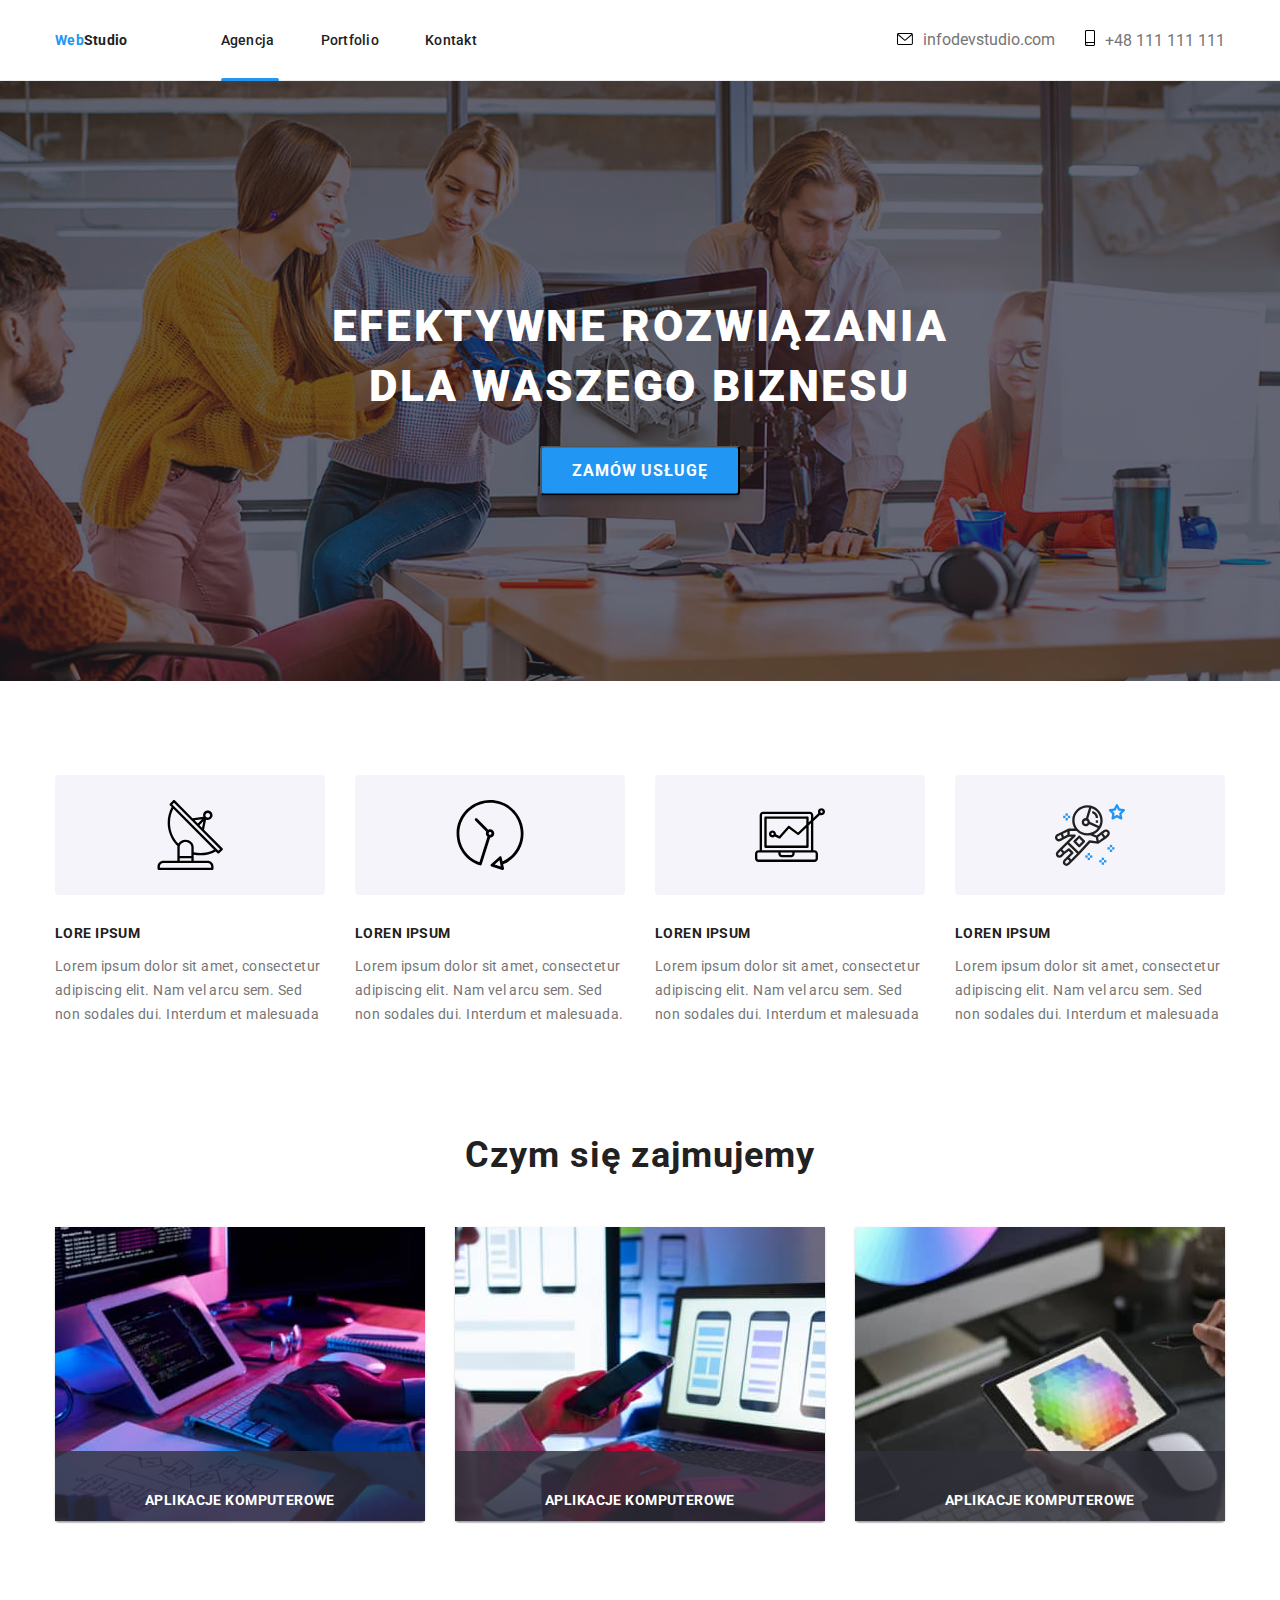
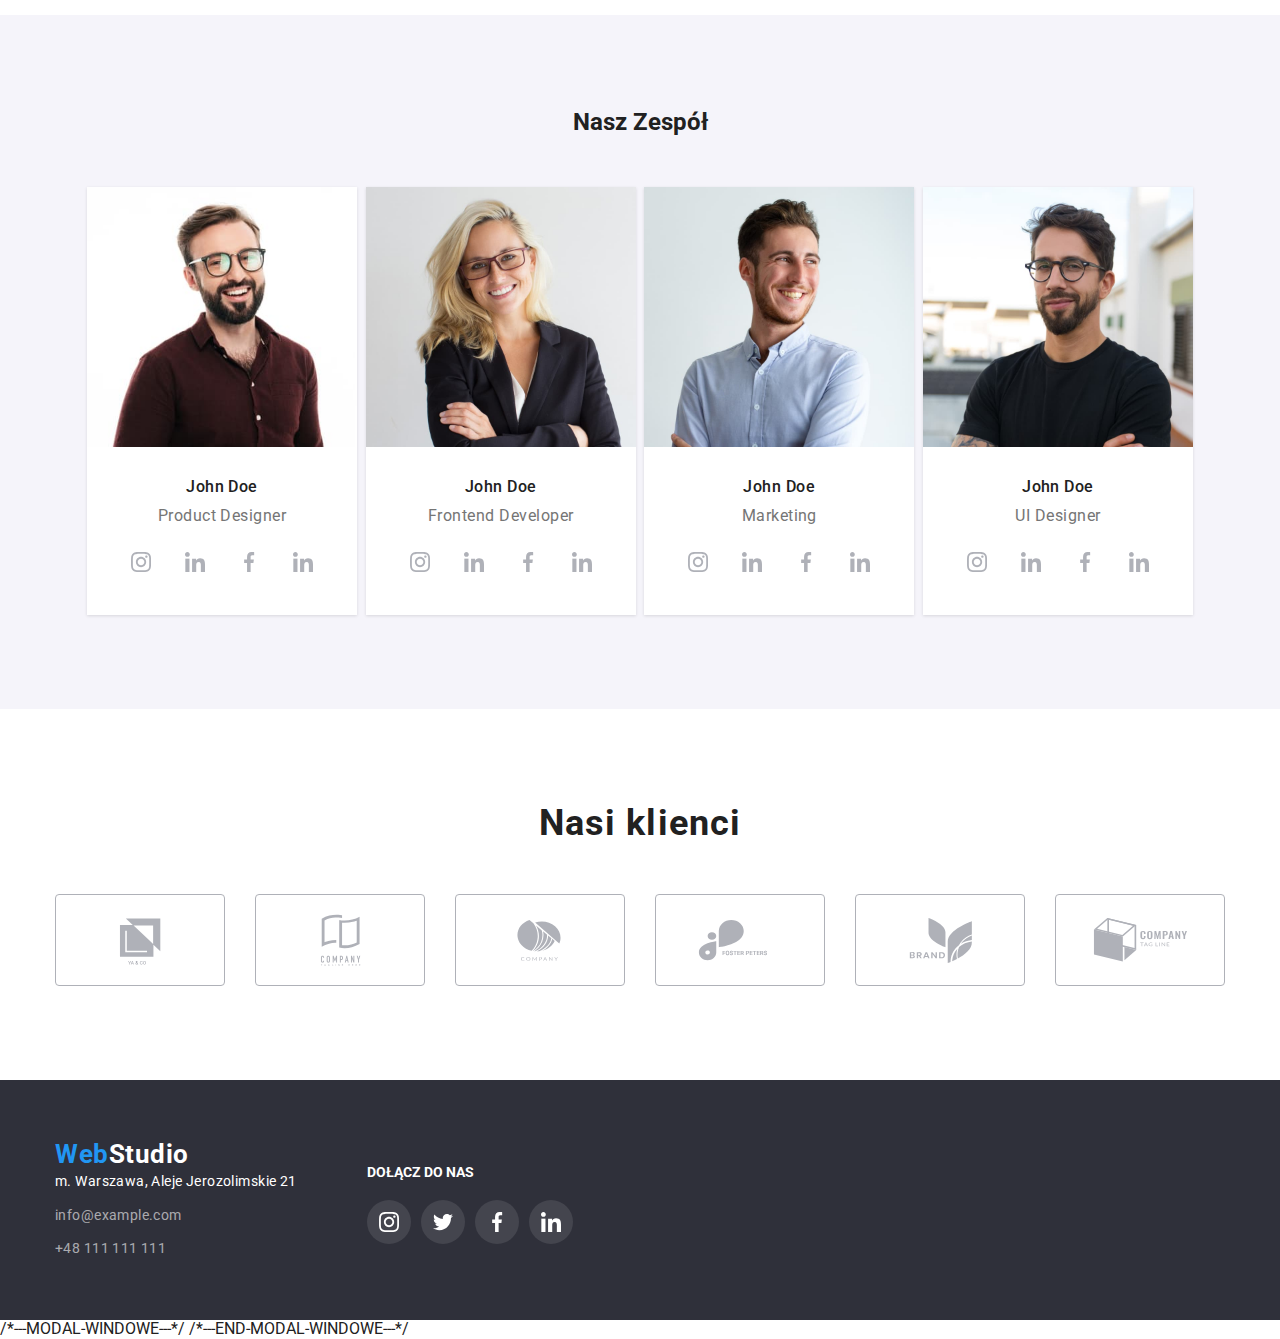
<file: index.html>
<!DOCTYPE html>
<html lang="en">

<head>
    <meta charset="UTF-8">
    <meta http-equiv="X-UA-Compatible" content="IE=edge">
    <meta name="viewport" content="width=device-width, initial-scale=1.0">
    <title>WebStudio</title>
    <link rel="stylesheet" href="https://cdnjs.cloudflare.com/ajax/libs/modern-normalize/1.0.0/modern-normalize.min.css" />
    <link rel="stylesheet" href="style\style.css">
    <link rel="preconnect" href="https://fonts.googleapis.com">
    <link rel="preconnect" href="https://fonts.gstatic.com" crossorigin>
    <link
        href="https://fonts.googleapis.com/css2?family=Raleway:wght@700&family=Roboto:ital,wght@0,500;0,700;0,900;1,300&display=swap"
        rel="stylesheet">
</head>
<!-----HEDER------>

<body>
    <header class="header">
        <div class="container">
            <a class="navigation-logo" href="studio.html"> <span class="navigation-logo-color">Web</span>Studio</a>
            <nav class="navigation">
                <ul class="navigation-list list">
                    <li class="navigation-item-list">
                        <a class="navigation-list-link activ-link" href="index.html"> Agencja </a>
                    </li>
                    <li class="navigation-item-list">
                        <a class="navigation-list-link" href="portfolio.html"> Portfolio </a>
                    </li>
                    <li class="navigation-item-list">
                        <a class="navigation-list-link" href="#"> Kontakt </a>
                    </li>
                </ul>
            </nav>
            <div class="contact">
                <ul class="contact-list list">
                    <li class="contact-list-item">
                        <a class="contact-mail num_email" href="mailto:infodevstudio.com">
                            <svg class="contact-mail-icon" width="16" height="12">
                                <use href="images/icons.svg#icon-envelope"></use>
                            </svg>infodevstudio.com
                        </a>
                    </li>
                    <li class="contact-list-item">
                        <a class="contact-phone-number num_email" href="tel:+48 111 111 111">
                            <svg class="contact-phone-icon" width="10" height="16">
                                <use href="images/icons.svg#icon-moile-phon"></use>
                            </svg>+48 111 111 111
                        </a>

                    </li>
                </ul>
            </div>
        </div>


    </header>
    <!-----END-HEDER------>
    <!--BUTON-->
    <main>
        <section class="button">
            <div class="container button-content">
                <h1 class="button-tekst">EFEKTYWNE ROZWIĄZANIA DLA WASZEGO BIZNESU</h1>
                <button class="main-button" type="button" data-modal-open>ZAMÓW USŁUGĘ </button>
            </div>
        </section>


        <!--END-BUTON-->
        <!--HERO-->
        <section class="nav-adv section">
            <div class="container">
                <ul class="nav-adv-list list">
                    <li class="nav-adv-item">
                        <div class="nav-iconbox">
                            <svg class="nav-icon">
                                <use href="images/icons.svg#icon-Antena"></use>
                            </svg>
                        </div>
                        <h4 class="nav-adv-h4">Lore ipsum</h4>
                        <p class="nav-adv-p">Lorem ipsum dolor sit amet, consectetur adipiscing elit. Nam vel arcu sem.
                            Sed non sodales dui. Interdum et malesuada</p>
                    </li>
                    <li class="nav-adv-item">
                        <div class="nav-iconbox">
                            <svg class="nav-icon">
                                <use href="images/icons.svg#icon-Zegarek"></use>
                            </svg>
                        </div>
                        <h4 class="nav-adv-h4">Loren ipsum</h4>
                        <p class="nav-adv-p">Lorem ipsum dolor sit amet, consectetur adipiscing elit. Nam vel arcu sem.
                            Sed non sodales dui. Interdum et malesuada.</p>
                    </li>
                    <li class="nav-adv-item">
                        <div class="nav-iconbox">
                            <svg class="nav-icon">
                                <use href="images/icons.svg#icon-monitor"></use>
                            </svg>
                        </div>
                        <h4 class="nav-adv-h4">Loren ipsum</h4>
                        <p class="nav-adv-p">Lorem ipsum dolor sit amet, consectetur adipiscing elit. Nam vel arcu sem.
                            Sed non sodales dui. Interdum et malesuada</p>
                    </li>
                    <li class="nav-adv-item">
                        <div class="nav-iconbox">
                            <svg class="nav-icon">
                                <use href="images/icons.svg#icon-astronaut"></use>
                            </svg>
                        </div>
                        <h4 class="nav-adv-h4">Loren ipsum</h4>
                        <p class="nav-adv-p">Lorem ipsum dolor sit amet, consectetur adipiscing elit. Nam vel arcu sem.
                            Sed non sodales dui. Interdum et malesuada</p>
                    </li>
                </ul>
            </div>
        </section>
        <!--END-HERO-->

        <!--WHAT-WE-DO-->

        <section class="what-we-do section-what">
            <div class="container">
                <h2 class="secondary-header">Czym się zajmujemy</h2>
                <ul class="what-we-do-list list">
                    <li class="what-we-do-item">
                        <img class="" src="images\what_we_do\computer_img.jpg" alt="computer">
                        <div class="what-we-do-box">
                            <p class="what-we-do-description">Aplikacje komputerowe</p>
                        </div>
                    </li>

                    <li class="what-we-do-item">
                        <img class="what-we-do-photo" src="images\what_we_do\mobile_img.jpg" alt="mobilephon">
                        <div class="what-we-do-box">
                            <p class="what-we-do-description">Aplikacje komputerowe</p>
                        </div>
                    </li>
                    </li>
                    <li class="what-we-do-item">
                        <img class="what-we-do-photo" src="images\what_we_do\tablet_img.jpg" alt="tablet">
                        <div class="what-we-do-box">
                            <p class="what-we-do-description">Aplikacje komputerowe</p>
                        </div>
                    </li>
                </ul>
            </div>
        </section>
        <!--END-WHAT-WE-DO-->
        <!--OUR-TEAM-->
        <section class="staff section">
            <div class="container">
                <h2 class="secendary-header">Nasz Zespół</h2>
                <ul class="staff-list list">
                    <li class="staff-item">
                        <img class="staff-item-img" src="images\our team\Product_Designer.jpg" alt="John Doe"
                            width="270" height="260">
                        <h3 class="third-header">John Doe</h3>
                        <p class="staff-p">Product Designer</p>
                        <ul class="staff-list list">
                            <li class="stafflinks-item link">
                                <a class="social-links-itemsvg list" href="#">
                                    <svg class="social-icon">
                                        <use href="images/icons.svg#icon-instagram"></use>
                                    </svg>
                                </a>
                            </li>
                            <li class="stafflinks-item link">
                                <a class="social-links-itemsvg list" href="#">
                                    <svg class="social-icon">
                                        <use href="images/icons.svg#icon-linkedin"></use>
                                    </svg>
                                </a>
                            </li>
                            <li class="stafflinks-item link">
                                <a class="social-links-itemsvg list" href="#">
                                    <svg class="social-icon">
                                        <use href="images/icons.svg#icon-facebook"></use>
                                    </svg>
                                </a>
                            </li>
                            <li class="stafflinks-item link">
                                <a class="social-links-itemsvg list" href="#">
                                    <svg class="social-icon">
                                        <use href="images/icons.svg#icon-linkedin"></use>
                                    </svg>
                                </a>
                            </li>
                        </ul>
                    </li>
                    <li class="staff-item">
                        <img class="staff-item-img" src="images\our team\Frontend_Developer.jpg" alt="John Doe"
                            width="270" height="260">
                        <h3 class="third-header">John Doe</h3>
                        <p class="staff-p">Frontend Developer</p>
                        <ul class="staff-list list">
                            <li class="stafflinks-item link">
                                <a class="social-links-itemsvg list" href="#">
                                    <svg class="social-icon">
                                        <use href="images/icons.svg#icon-instagram"></use>
                                    </svg>
                                </a>
                            </li>
                            <li class="stafflinks-item link">
                                <a class="social-links-itemsvg list" href="#">
                                    <svg class="social-icon">
                                        <use href="images/icons.svg#icon-linkedin"></use>
                                    </svg>
                                </a>
                            </li>
                            <li class="stafflinks-item link">
                                <a class="social-links-itemsvg list" href="#">
                                    <svg class="social-icon">
                                        <use href="images/icons.svg#icon-facebook"></use>
                                    </svg>
                                </a>
                            </li>
                            <li class="stafflinks-item link">
                                <a class="social-links-itemsvg list" href="#">
                                    <svg class="social-icon">
                                        <use href="images/icons.svg#icon-linkedin"></use>
                                    </svg>
                                </a>
                            </li>
                        </ul>
                    </li>
                    </li>
                    <li class="staff-item">
                        <img class="staff-item-img" src="images\our team\Marketing.jpg" alt="John Doe" width="270"
                            height="260">
                        <h3 class="third-header">John Doe</h3>
                        <p class="staff-p">Marketing</p>
                        <ul class="staff-list list">
                            <li class="stafflinks-item link">
                                <a class="social-links-itemsvg list" href="#">
                                    <svg class="social-icon">
                                        <use href="images/icons.svg#icon-instagram"></use>
                                    </svg>
                                </a>
                            </li>
                            <li class="stafflinks-item link">
                                <a class="social-links-itemsvg list" href="#">
                                    <svg class="social-icon">
                                        <use href="images/icons.svg#icon-linkedin"></use>
                                    </svg>
                                </a>
                            </li>
                            <li class="stafflinks-item link">
                                <a class="social-links-itemsvg list" href="#">
                                    <svg class="social-icon">
                                        <use href="images/icons.svg#icon-facebook"></use>
                                    </svg>
                                </a>
                            </li>
                            <li class="stafflinks-item link">
                                <a class="social-links-itemsvg list" href="#">
                                    <svg class="social-icon">
                                        <use href="images/icons.svg#icon-linkedin"></use>
                                    </svg>
                                </a>
                            </li>
                        </ul>
                    </li>
                    </li>
                    <li class="staff-item">
                        <img class="staft-item-img" src="images\our team\UI_Designer.jpg" alt="John Doe" width="270"
                            height="260">
                        <h3 class=" third-header">John Doe</h3>
                        <p class="staff-p">UI Designer</p>

                        <div class="social-media">
                            <ul class="staff-list list">
                                <li class="stafflinks-item link">
                                    <a class="social-links-itemsvg list" href="#">
                                        <svg class="social-icon">
                                            <use href="images/icons.svg#icon-instagram"></use>
                                        </svg>
                                    </a>
                                </li>
                                <li class="stafflinks-item link">
                                    <a class="social-links-itemsvg list" href="#">
                                        <svg class="social-icon">x
                                            <use href="images/icons.svg#icon-linkedin"></use>
                                        </svg>
                                    </a>
                                </li>
                                <li class="stafflinks-item link">
                                    <a class="social-links-itemsvg list" href="#">
                                        <svg class="social-icon">
                                            <use href="images/icons.svg#icon-facebook"></use>
                                        </svg>
                                    </a>
                                </li>
                                <li class="stafflinks-item link">
                                    <a class="social-links-itemsvg list" href="#">
                                        <svg class="social-icon">
                                            <use href="images/icons.svg#icon-linkedin"></use>
                                        </svg>
                                    </a>
                                </li>
                            </ul>
                        </div>
                    </li>
                    </li>
                </ul>
            </div>
        </section>
    </main>

    <!--COSTUMERS-->
    <section class="customers section">
        <div class="container">
            <h2 class="secondary-header">Nasi klienci</h2>
            <ul class="customers-list list">
                <li class="link">
                    <a class="customers-list-item list" href="#">
                        <svg class="customers-icon">
                            <use href="images/icons.svg#icon-Client1"></use>
                        </svg>
                    </a>
                </li>

                <li class="link">
                    <a class="customers-list-item list" href="#">
                        <svg class="customers-icon">
                            <use href="images/icons.svg#icon-Client2"></use>
                        </svg>
                    </a>
                </li>

                <li class="link">
                    <a class="customers-list-item list" href="#">
                        <svg class="customers-icon">
                            <use href="images/icons.svg#icon-Client3"></use>
                        </svg>
                    </a>
                </li>

                <li class="link">
                    <a class="customers-list-item list" href="#">
                        <svg class="customers-icon">
                            <use href="images/icons.svg#icon-Client4"></use>
                        </svg>
                    </a>
                </li>

                <li class="link">
                    <a class="customers-list-item list" href="#">
                        <svg class="customers-icon">
                            <use href="images/icons.svg#icon-Client5"></use>
                        </svg>
                    </a>
                </li>
                <li class="link">
                    <a class="customers-list-item list" href="#">
                        <svg class="customers-icon">
                            <use href="images/icons.svg#icon-Client6"></use>
                        </svg>
                    </a>
                </li>
            </ul>
        </div>
    </section>
    </main>


    <!--END-COSTUMERS-->

    <!--FOOTER-->
    <footer class="footer section-footer">
        <div class="container">
            <div class="footer-left">
                <a class="navigation-logo-footer" href="studio.html">
                    <span class="navigation-logo-color">Web</span>Studio</a>
                <address class="address">
                    <ul class="address-list">
                        <li class="address-list-item">
                            <a class="footer-address" href="https://goo.gl/maps/5LGGEEkCxypgmfyq8" target="blank"> m.
                                Warszawa,
                                Aleje Jerozolimskie 21</a>
                        </li>
                        <li class="address-list-item">
                            <a class="footer-mailto" href="mialto:info@example.com"> info@example.com</a>
                        </li>
                        <li class="address-list-item">
                            <a class="footer-phone-number" href="+48 111 111 111">+48 111 111 111</a>
                        </li>
                    </ul>
                </address>
            </div>


            <div class="footer-right">
                <p class="footer-links-title">
                    DOŁĄCZ DO NAS
                </p>
                <ul class="footerlinks list">
                    <li class="footer-links-item link">
                        <a class="footer-links-item-svg list" href="#">
                            <svg class="footer-icon">
                                <use href="images/icons.svg#icon-instagram"></use>
                            </svg>
                        </a>
                    </li>
                    <li class="footer-links-item link">
                        <a class="footer-links-item-svg list" href="#">
                            <svg class="footer-icon">
                                <use href="images/icons.svg#icon-twitter"></use>
                            </svg>
                        </a>
                    </li>
                    <li class="footer-links-item link">
                        <a class="footer-links-item-svg list" href="#">
                            <svg class="footer-icon">
                                <use href="images/icons.svg#icon-facebook"></use>
                            </svg>
                        </a>
                    </li>
                    <li class="footer-links-item link">
                        <a class="footer-links-item-svg list" href="#">
                            <svg class="footer-icon">
                                <use href="images/icons.svg#icon-linkedin"></use>
                            </svg>
                        </a>
                    </li>
                </ul>
            </div>
        </div>
    </footer>


    <!--END-FOOTER-->
    /*---MODAL-WINDOWE---*/
    <div class="backdrop is-hidden" data-modal>
        <div class="modal">


            <button type="button-cl" class="close-button" data-modal-close>
                <svg width="30px" height="30px" class="icon-close">
                    <use href="./images/icons.svg#icon-close"></use>
                </svg>
            </button>

        </div>
    </div>
    /*---END-MODAL-WINDOWE---*/
    <script src="./JS/modal.js"></script>
</body>

</html>
</file>
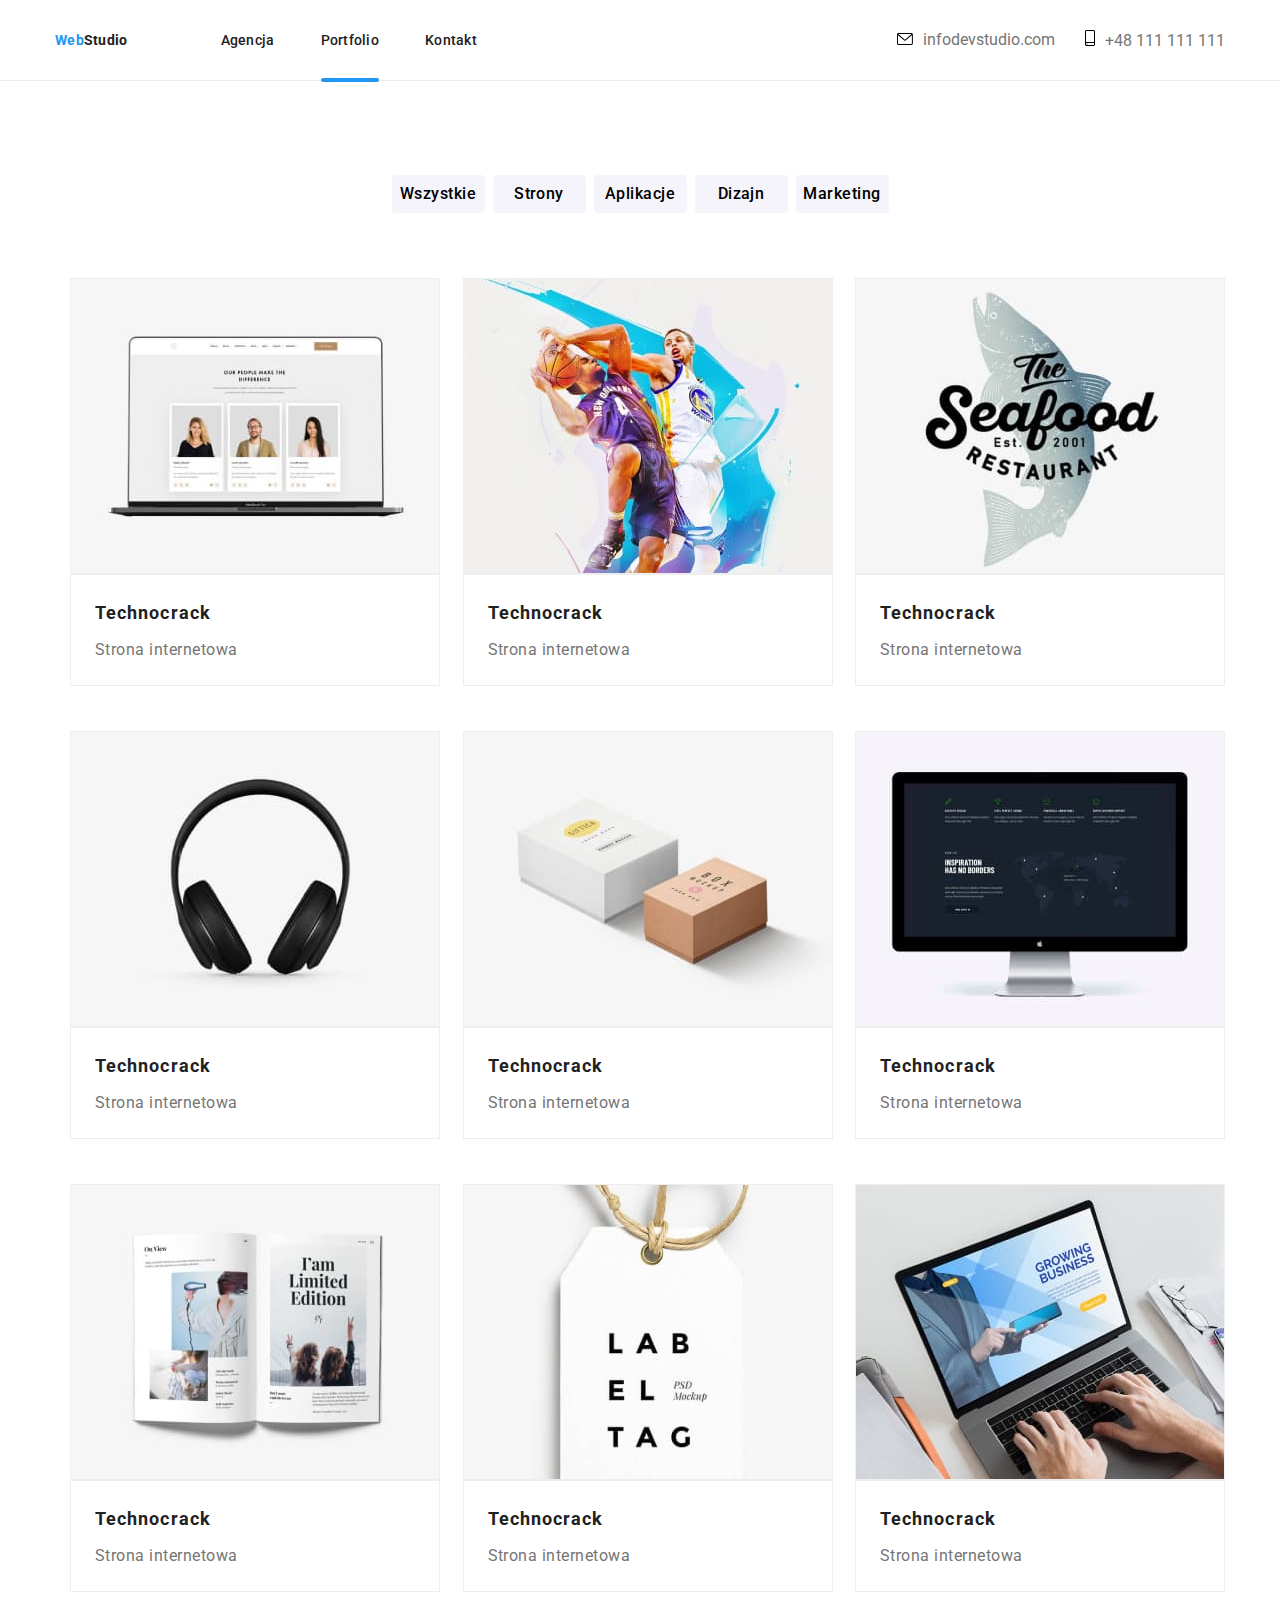
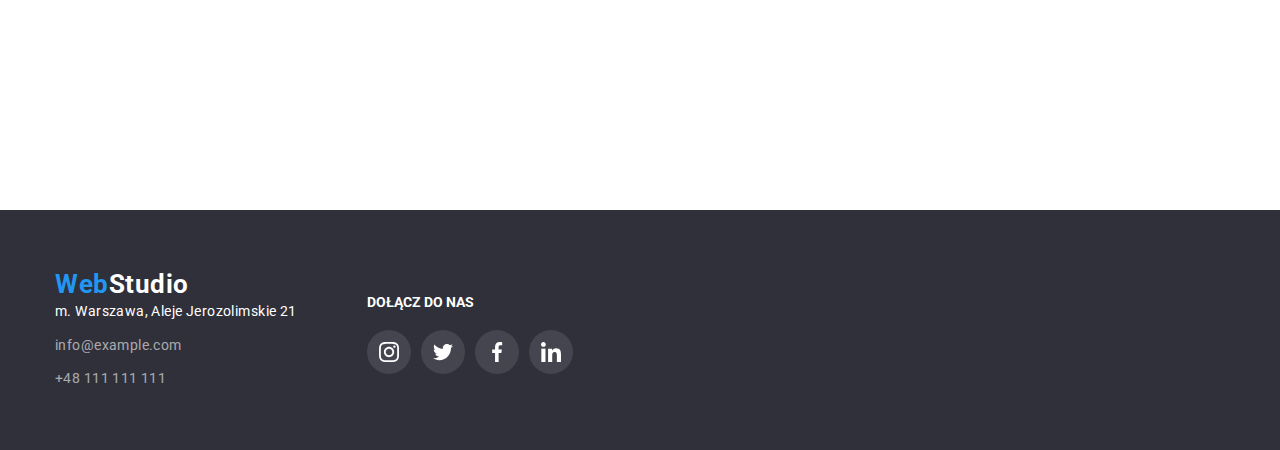
<file: portfolio.html>
<!DOCTYPE html>
<html lang="en">

<head>
    <meta charset="UTF-8">
    <meta http-equiv="X-UA-Compatible" content="IE=edge">
    <meta name="viewport" content="width=device-width, initial-scale=1.0">
    <title>Portfolio</title>
    <link rel="stylesheet" href="https://cdnjs.cloudflare.com/ajax/libs/modern-normalize/1.0.0/modern-normalize.min.css" />
    <link rel="stylesheet" href="style\style.css">
    <link rel="preconnect" href="https://fonts.googleapis.com">
    <link rel="preconnect" href="https://fonts.gstatic.com" crossorigin>
    <link
        href="https://fonts.googleapis.com/css2?family=Raleway:wght@700&family=Roboto:ital,wght@0,500;0,700;0,900;1,300&display=swap"
        rel="stylesheet">

    <title>Portfolio</title>
</head>

<body>
    <!--header-->
    <header class="header">
        <div class="container">
            <a class="navigation-logo" href="studio.html"> <span class="navigation-logo-color">Web</span>Studio</a>
            <nav class="navigation">
                <ul class="navigation-list list">
                    <li class="navigation-item-list">
                        <a class="navigation-list-link" href="index.html"> Agencja </a>
                    </li>
                    <li class="navigation-item-list">
                        <a class="navigation-list-link portfilio-link" href="portfolio.html"> Portfolio </a>
                    </li>
                    <li class="navigation-item-list">
                        <a class="navigation-list-link" href="#"> Kontakt </a>
                    </li>
                </ul>
            </nav>
            <div class="contact">
                <ul class="contact-list list">
                    <li class="contact-list-item">
                        <a class="contact-mail num_email" href="mailto:infodevstudio.com">
                            <svg class="contact-mail-icon" width="16" height="12">
                                <use href="images/icons.svg#icon-envelope"></use>
                            </svg>infodevstudio.com
                        </a>
                    </li>
                    <li class="contact-list-item">
                        <a class="contact-phone-number num_email" href="tel:+48 111 111 111">
                            <svg class="contact-phone-icon" width="10" height="16">
                                <use href="images/icons.svg#icon-moile-phon"></use>
                            </svg>+48 111 111 111
                        </a>

                    </li>
                </ul>
            </div>
        </div>


    </header>
    <!--END-header-->

    <!--BUTTONS-->
    <main>
        <section class="buttons-portfolio ">
            <div class="container">
                <ul class="buttons-porfolio-list">
                    <li class="buttons-porfolio-item">
                        <button class="model-btn-portfolio" type="button">Wszystkie</button>
                    </li>
                    <li class="buttons-porfolio-item">
                        <button class="model-btn-portfolio" type="button">Strony</button>
                    </li>
                    <li class="buttons-porfolio-item">
                        <button class="model-btn-portfolio" type="button">Aplikacje</button>
                    </li>
                    <li class="buttons-porfolio-item">
                        <button class="model-btn-portfolio" type="button">Dizajn</button>
                    </li>
                    <li class="buttons-porfolio-item">
                        <button class="model-btn-portfolio" type="button">Marketing</button>
                    </li>
                </ul>
            </div>
        </section>
        <!--END-BUTTONS-->

        <!--PROJECT-->
        <section class="portfolio">
            <div class="portfolio-choice container">
                <ul class="portfolio-list">
                    <li class="portfolio-list-item">
                        <div class="portfolio-overlay">
                            <img class="portfolio-list-img" src="images/portfolio/lapppppp.jpg" alt="Technocrack"
                                width="370" height="294">
                            <div class="overlay">
                                <p class="overlay-description">
                                    Technocrack jest popularną platformą wykorzystywaną do
                                    rozpowszechniania koronawirusa. Firmy wykorzystują tę
                                    platformę do celów szpiegowskich i ataków na
                                    niezabezpieczone serwery konkurencji
                                </p>
                            </div>
                        </div>
                        <div class="portfolio-description">
                            <h3>Technocrack</h3>
                            <p>Strona internetowa</p>
                        </div>
                    </li>
                    <li class="portfolio-list-item">
                        <div class="portfolio-overlay">
                            <img class="portfolio-list-img" src="images/portfolio/basket.jpg" alt="Technocrack"
                                width="370" height="294">
                            <div class="overlay">
                                <p class="overlay-description">
                                    Technocrack jest popularną platformą wykorzystywaną do
                                    rozpowszechniania koronawirusa. Firmy wykorzystują tę
                                    platformę do celów szpiegowskich i ataków na
                                    niezabezpieczone serwery konkurencji
                                </p>
                            </div>
                        </div>
                        <div class="portfolio-description">
                            <h3>Technocrack</h3>
                            <p>Strona internetowa</p>
                        </div>
                    </li>
                    <li class="portfolio-list-item">
                        <div class="portfolio-overlay">
                            <img class="portfolio-list-img" src="images/portfolio/seafood.jpg" alt="Technocrack"
                                width="370" height="294">
                            <div class="overlay">
                                <p class="overlay-description">
                                    Technocrack jest popularną platformą wykorzystywaną do
                                    rozpowszechniania koronawirusa. Firmy wykorzystują tę
                                    platformę do celów szpiegowskich i ataków na
                                    niezabezpieczone serwery konkurencji
                                </p>
                            </div>
                        </div>
                        <div class="portfolio-description">
                            <h3>Technocrack</h3>
                            <p>Strona internetowa</p>
                        </div>
                    </li>
                    <li class="portfolio-list-item">
                        <div class="portfolio-overlay">
                            <img class="portfolio-list-img" src="images/portfolio/sluchawki.jpg" alt="Technocrack"
                                width="370" height="294">
                            <div class="overlay">
                                <p class="overlay-description">
                                    Technocrack jest popularną platformą wykorzystywaną do
                                    rozpowszechniania koronawirusa. Firmy wykorzystują tę
                                    platformę do celów szpiegowskich i ataków na
                                    niezabezpieczone serwery konkurencji
                                </p>
                            </div>
                        </div>
                        <div class="portfolio-description">
                            <h3>Technocrack</h3>
                            <p>Strona internetowa</p>
                        </div>
                    </li>
                    <li class="portfolio-list-item">
                        <div class="portfolio-overlay">
                            <img class="portfolio-list-img" src="images/portfolio/klocki.jpg" alt="Technocrack"
                                width="370" height="294">
                            <div class="overlay">
                                <p class="overlay-description">
                                    Technocrack jest popularną platformą wykorzystywaną do
                                    rozpowszechniania koronawirusa. Firmy wykorzystują tę
                                    platformę do celów szpiegowskich i ataków na
                                    niezabezpieczone serwery konkurencji
                                </p>
                            </div>
                        </div>
                        <div class="portfolio-description">
                            <h3>Technocrack</h3>
                            <p>Strona internetowa</p>
                        </div>
                    </li>
                    <li class="portfolio-list-item">
                        <div class="portfolio-overlay">
                            <img class="portfolio-list-img" src="images/portfolio/monitor.jpg" alt="Technocrack"
                                width="370" height="294">
                            <div class="overlay">
                                <p class="overlay-description">
                                    Technocrack jest popularną platformą wykorzystywaną do
                                    rozpowszechniania koronawirusa. Firmy wykorzystują tę
                                    platformę do celów szpiegowskich i ataków na
                                    niezabezpieczone serwery konkurencji
                                </p>
                            </div>
                        </div>
                        <div class="portfolio-description">
                            <h3>Technocrack</h3>
                            <p>Strona internetowa</p>
                        </div>
                    </li>
                    <li class="portfolio-list-item">
                        <div class="portfolio-overlay">
                            <img class="portfolio-list-img" src="images/portfolio/gaseta.jpg" alt="Technocrack"
                                width="370" height="294">
                            <div class="overlay">
                                <p class="overlay-description">
                                    Technocrack jest popularną platformą wykorzystywaną do
                                    rozpowszechniania koronawirusa. Firmy wykorzystują tę
                                    platformę do celów szpiegowskich i ataków na
                                    niezabezpieczone serwery konkurencji
                                </p>
                            </div>
                        </div>
                        <div class="portfolio-description">
                            <h3>Technocrack</h3>
                            <p>Strona internetowa</p>
                        </div>
                    </li>
                    <li class="portfolio-list-item">
                        <div class="portfolio-overlay">
                            <img class="portfolio-list-img" src="images/portfolio/labeltag.jpg" alt="Technocrack"
                                width="370" height="294">
                            <div class="overlay">
                                <p class="overlay-description">
                                    Technocrack jest popularną platformą wykorzystywaną do
                                    rozpowszechniania koronawirusa. Firmy wykorzystują tę
                                    platformę do celów szpiegowskich i ataków na
                                    niezabezpieczone serwery konkurencji
                                </p>
                            </div>
                        </div>
                        <div class="portfolio-description">
                            <h3>Technocrack</h3>
                            <p>Strona internetowa</p>
                        </div>
                    </li>
                    <li class="portfolio-list-item">
                        <div class="portfolio-overlay">
                            <img class="portfolio-list-img" src="images/portfolio/growing-business.jpg"
                                alt="Technocrack" width="370" height="294">
                            <div class="overlay">
                                <p class="overlay-description">
                                    Technocrack jest popularną platformą wykorzystywaną do
                                    rozpowszechniania koronawirusa. Firmy wykorzystują tę
                                    platformę do celów szpiegowskich i ataków na
                                    niezabezpieczone serwery konkurencji
                                </p>
                            </div>
                        </div>
                        <div class="portfolio-description">
                            <h3>Technocrack</h3>
                            <p>Strona internetowa</p>
                        </div>
                    </li>
                </ul>
            </div>
        </section>
        <!--END-PROJECT-->

    </main>
    <!--FOOTER-->
    <footer class="footer section-footer">
        <div class="container">
            <div class="footer-left">
                <a class="navigation-logo-footer" href="studio.html">
                    <span class="navigation-logo-color">Web</span>Studio</a>
                <address class="address">
                    <ul class="address-list">
                        <li class="address-list-item">
                            <a class="footer-address" href="https://goo.gl/maps/5LGGEEkCxypgmfyq8" target="blank"> m.
                                Warszawa,
                                Aleje Jerozolimskie 21</a>
                        </li>
                        <li class="address-list-item">
                            <a class="footer-mailto" href="mialto:info@example.com"> info@example.com</a>
                        </li>
                        <li class="address-list-item">
                            <a class="footer-phone-number" href="+48 111 111 111">+48 111 111 111</a>
                        </li>
                    </ul>
                </address>
            </div>


            <div class="footer-right">
                <p class="footer-links-title">
                    DOŁĄCZ DO NAS
                </p>
                <ul class="footerlinks list">
                    <li class="footer-links-item link">
                        <a class="footer-links-item-svg list" href="#">
                            <svg class="footer-icon">
                                <use href="images/icons.svg#icon-instagram"></use>
                            </svg>
                        </a>
                    </li>
                    <li class="footer-links-item link">
                        <a class="footer-links-item-svg list" href="#">
                            <svg class="footer-icon">
                                <use href="images/icons.svg#icon-twitter"></use>
                            </svg>
                        </a>
                    </li>
                    <li class="footer-links-item link">
                        <a class="footer-links-item-svg list" href="#">
                            <svg class="footer-icon">
                                <use href="images/icons.svg#icon-facebook"></use>
                            </svg>
                        </a>
                    </li>
                    <li class="footer-links-item link">
                        <a class="footer-links-item-svg list" href="#">
                            <svg class="footer-icon">
                                <use href="images/icons.svg#icon-linkedin"></use>
                            </svg>
                        </a>
                    </li>
                </ul>
            </div>
        </div>
    </footer>
    <!--END-FOOTER-->

</body>

</html>
</file>
